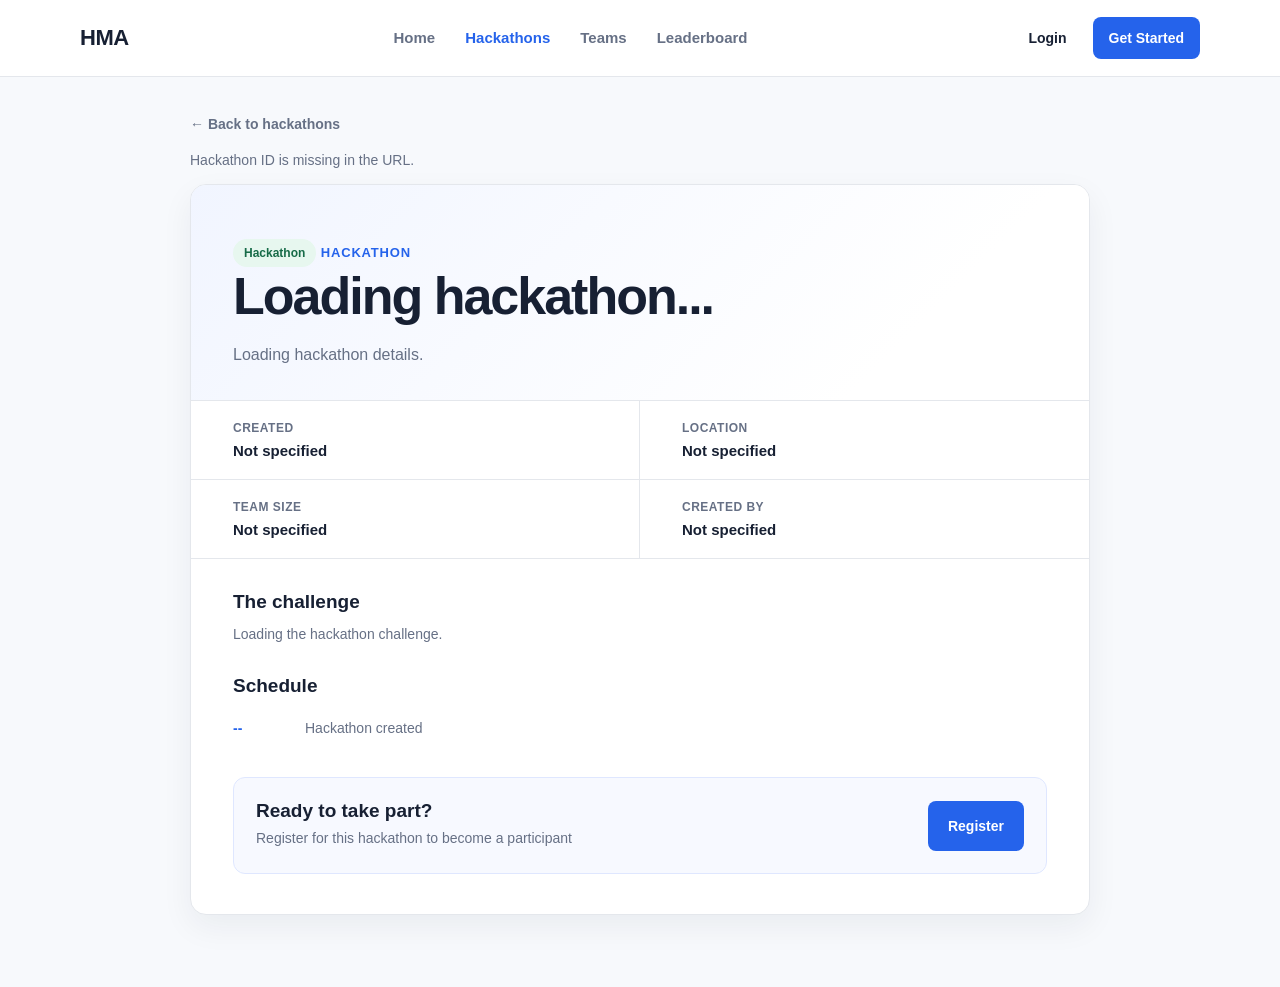
<file: frontend/html/hackathon-details.html>
<!DOCTYPE html>
<html lang="en">
<head>
    <meta charset="UTF-8">
    <meta name="viewport" content="width=device-width, initial-scale=1.0">
    <meta name="description" content="Details for the Build for Good hackathon.">
    <title>Build for Good - Hackathon Details</title>
    <link rel="stylesheet" href="../css/common.css">
    <link rel="stylesheet" href="../css/hackathon-details.css">
</head>
<body class="hackathon-details-page">
    <header class="header">
        <nav class="navbar" aria-label="Main navigation">
            <a class="brand" href="./index.html">HMA</a>
            <ul class="nav-links">
                <li><a href="./index.html">Home</a></li>
                <li><a class="active" href="./hackathon.html">Hackathons</a></li>
                <li><a href="./team.html">Teams</a></li>
                <li><a href="./leaderboard.html">Leaderboard</a></li>
            </ul>
            <div class="nav-buttons">
                <a href="./login.html" class="login-button">Login</a>
                <a href="./register.html" class="register-button">Get Started</a>
            </div>
        </nav>
    </header>

    <main class="details-main">
        <a class="back-link" href="./hackathon.html">← Back to hackathons</a>
        <p class="details-status" id="statusMessage" role="status"></p>

        <section class="details-card" aria-labelledby="hackathonTitle">
            <div class="details-heading">
                <span class="event-badge">Hackathon</span>
                <p class="eyebrow" id="hackathonEyebrow">HACKATHON</p>
                <h1 id="hackathonTitle">Loading hackathon...</h1>
                <p class="description" id="hackathonDescription">
                    Loading hackathon details.
                </p>
            </div>

            <div class="event-facts" aria-label="Event information">
                <div class="fact">
                    <span class="fact-label">Created</span>
                    <strong id="hackathonDates">Not specified</strong>
                </div>
                <div class="fact">
                    <span class="fact-label">Location</span>
                    <strong id="hackathonLocation">Not specified</strong>
                </div>
                <div class="fact">
                    <span class="fact-label">Team size</span>
                    <strong id="hackathonTeamSize">Not specified</strong>
                </div>
                <div class="fact">
                    <span class="fact-label">Created by</span>
                    <strong id="hackathonCreatedBy">Not specified</strong>
                </div>
            </div>

            <div class="details-body">
                <section aria-labelledby="challengeTitle">
                    <h2 id="challengeTitle">The challenge</h2>
                    <p id="hackathonChallenge">Loading the hackathon challenge.</p>
                </section>
                <section aria-labelledby="scheduleTitle">
                    <h2 id="scheduleTitle">Schedule</h2>
                    <ul class="schedule-list" id="hackathonSchedule">
                        <li><time id="hackathonCreatedTime">--</time><span>Hackathon created</span></li>
                    </ul>
                </section>
                <aside class="join-card">
                    <div>
                        <h2>Ready to take part?</h2>
                        <p>Register for this hackathon to become a participant</p>
                    </div>
                    <button id="registerButton" class="primary-button">Register</button>
                    <p id="registrationMessage" class="registration-status" role="status"></p>
                    <a class="primary-button" id="joinTeamBtn" href="./team.html" hidden >Join Team</a>
                </aside>
            </div>
        </section>
    </main>
    <script type="module" src="../js/scripts.js"></script>
</body>
</html>
</file>
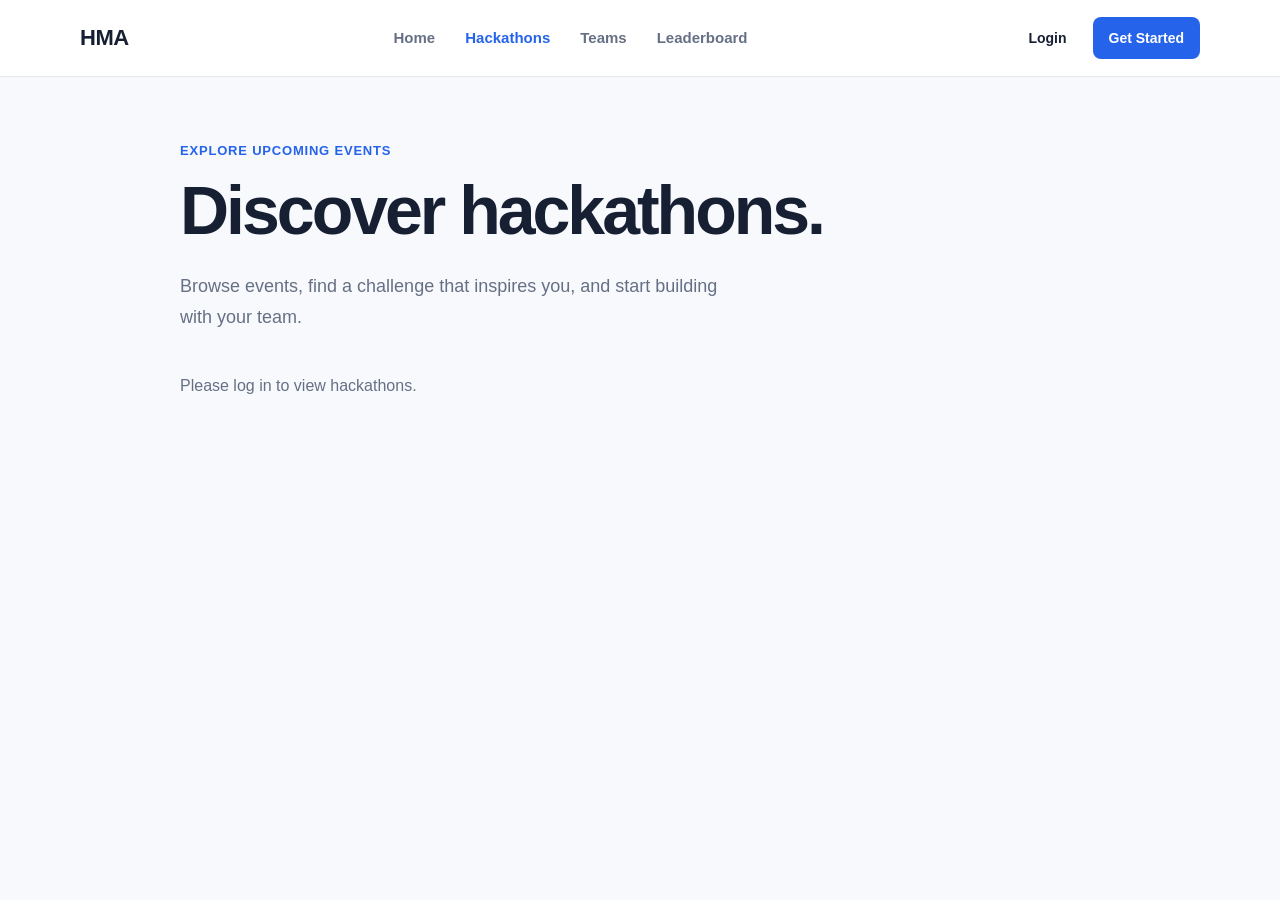
<file: frontend/html/hackathon.html>
<!DOCTYPE html>
<html lang="en">
<head>
    <meta charset="UTF-8">
    <meta name="viewport" content="width=device-width, initial-scale=1.0">
    <meta name="description" content="Browse hackathons and find your next event.">
    <title>HMA - Hackathons</title>
    <link rel="stylesheet" href="../css/common.css">
    <link rel="stylesheet" href="../css/hackathon.css">
</head>
<body class="hackathon-page">
    <header class="header">
        <nav class="navbar" aria-label="Main navigation">
            <a class="brand" href="./index.html">HMA</a>
            <ul class="nav-links">
                <li><a href="./index.html">Home</a></li>
                <li><a class="active" href="./hackathon.html">Hackathons</a></li>
                <li><a href="./team.html">Teams</a></li>
                <li><a href="./leaderboard.html">Leaderboard</a></li>
            </ul>
            <div class="nav-buttons">
                <a href="./login.html" class="login-button">Login</a>
                <a href="./register.html" class="register-button">Get Started</a>
            </div>
        </nav>
    </header>
    <main>
        <section class="hero hackathon-hero" aria-labelledby="hackathonHeading">
            <div class="hero-content">
                <span class="eyebrow">Explore upcoming events</span>
                <h1 id="hackathonHeading">Discover hackathons.</h1>
                <p>Browse events, find a challenge that inspires you, and start building with your team.</p>
            </div>

            <section class="hackathon-listing" aria-label="Hackathon listings">
                <p class="hackathon-status" id="statusMessage"></p>
                <div class="hackathon-list" id="hackathonList"></div>
            </section>
        </section>
    </main>
    <script type="module" src="../js/scripts.js"></script>
</body>
</html>
</file>
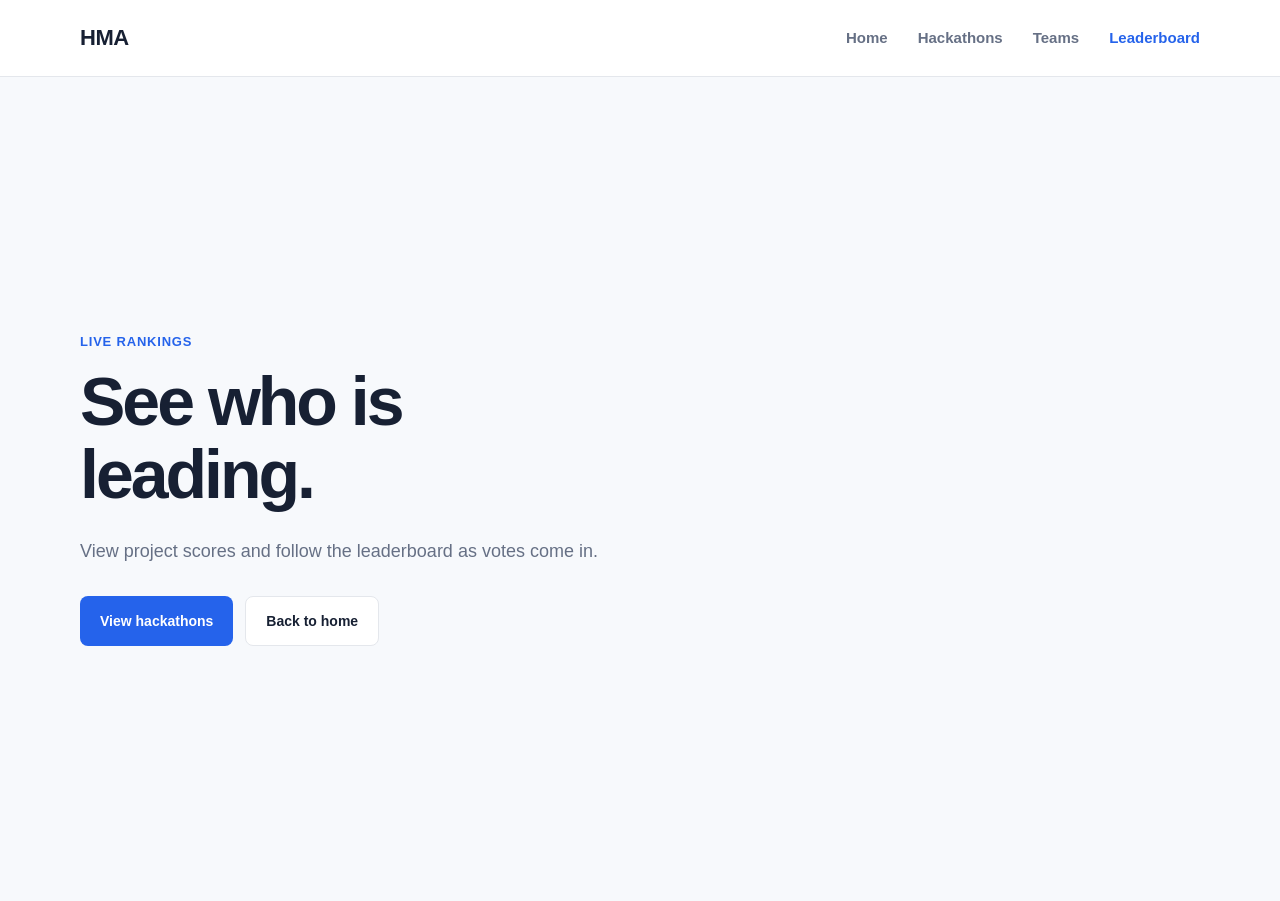
<file: frontend/html/leaderboard.html>
<!DOCTYPE html>
<html lang="en">
<head>
    <meta charset="UTF-8">
    <meta name="viewport" content="width=device-width, initial-scale=1.0">
    <title>Leaderboard - HMA</title>
    <link rel="stylesheet" href="../css/common.css">
    <link rel="stylesheet" href="../css/leaderboard.css">
</head>
<body class="leaderboard-page">
    <header class="header">
        <nav class="navbar" aria-label="Main navigation">
            <a class="brand" href="/">HMA</a>
            <ul class="nav-links">
                <li><a href="./index.html">Home</a></li>
                <li><a href="./hackathon.html">Hackathons</a></li>
                <li><a href="./team.html">Teams</a></li>
                <li><a class="active" href="./leaderboard.html">Leaderboard</a></li>
            </ul>
        </nav>
    </header>
    <main>
        <section class="hero">
            <div class="hero-content">
                <span class="eyebrow">Live rankings</span>
                <h1>See who is leading.</h1>
                <p>View project scores and follow the leaderboard as votes come in.</p>
                <div class="hero-actions">
                    <a href="./hackathon.html" class="primary-button">View hackathons</a>
                    <a href="./index.html" class="secondary-button">Back to home</a>
                </div>
            </div>
        </section>
    </main>
</body>
</html>
</file>
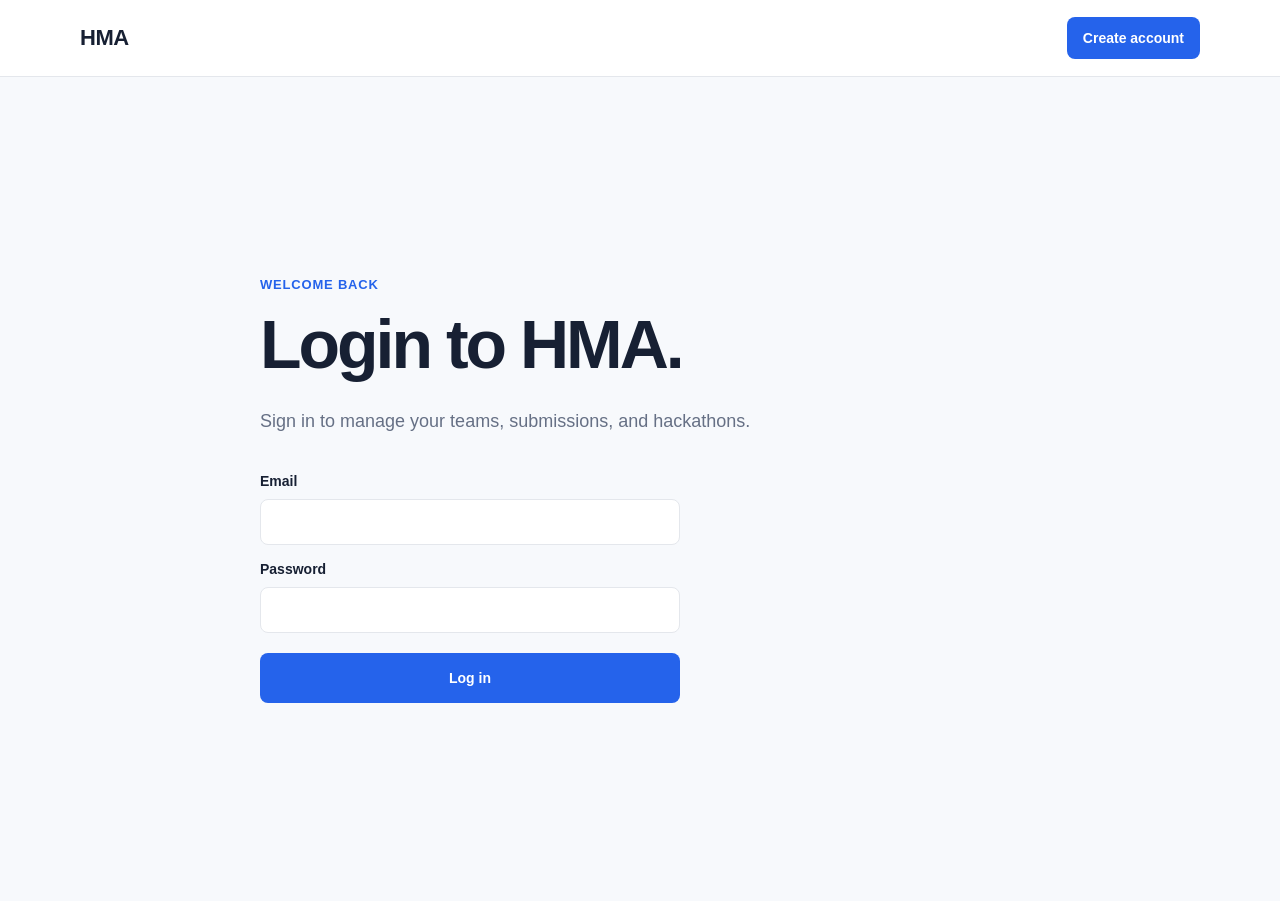
<file: frontend/html/login.html>
<!DOCTYPE html>
<html lang="en">
<head>
    <meta charset="UTF-8">
    <meta name="viewport" content="width=device-width, initial-scale=1.0">
    <title>Login - HMA</title>
    <link rel="stylesheet" href="../css/common.css">
    <link rel="stylesheet" href="../css/login.css">
</head>
<body class="login-page">
    <header class="header">
        <nav class="navbar" aria-label="Main navigation">
            <a class="brand" href="./index.html">HMA</a>
            <div class="nav-buttons">
                <a href="./register.html" class="register-button">Create account</a>
            </div>
        </nav>
    </header>
    <main>
        <section class="hero">
            <div class="hero-content">
                <span class="eyebrow">Welcome back</span>
                <h1>Login to HMA.</h1>
                <p>Sign in to manage your teams, submissions, and hackathons.</p>
                <form id="loginForm" class="login-form">
                    <label for="email">Email</label>
                    <input type="email" id="email" name="username" autocomplete="email" required>

                    <label for="password">Password</label>
                    <input type="password" id="password" name="password" autocomplete="current-password" required>

                    <button type="submit" class="primary-button" id="loginButton">Log in</button>
                </form>
            </div>
        </section>
    </main>
    <script type="module" src="../js/scripts.js"></script>
</body>
</html>
</file>
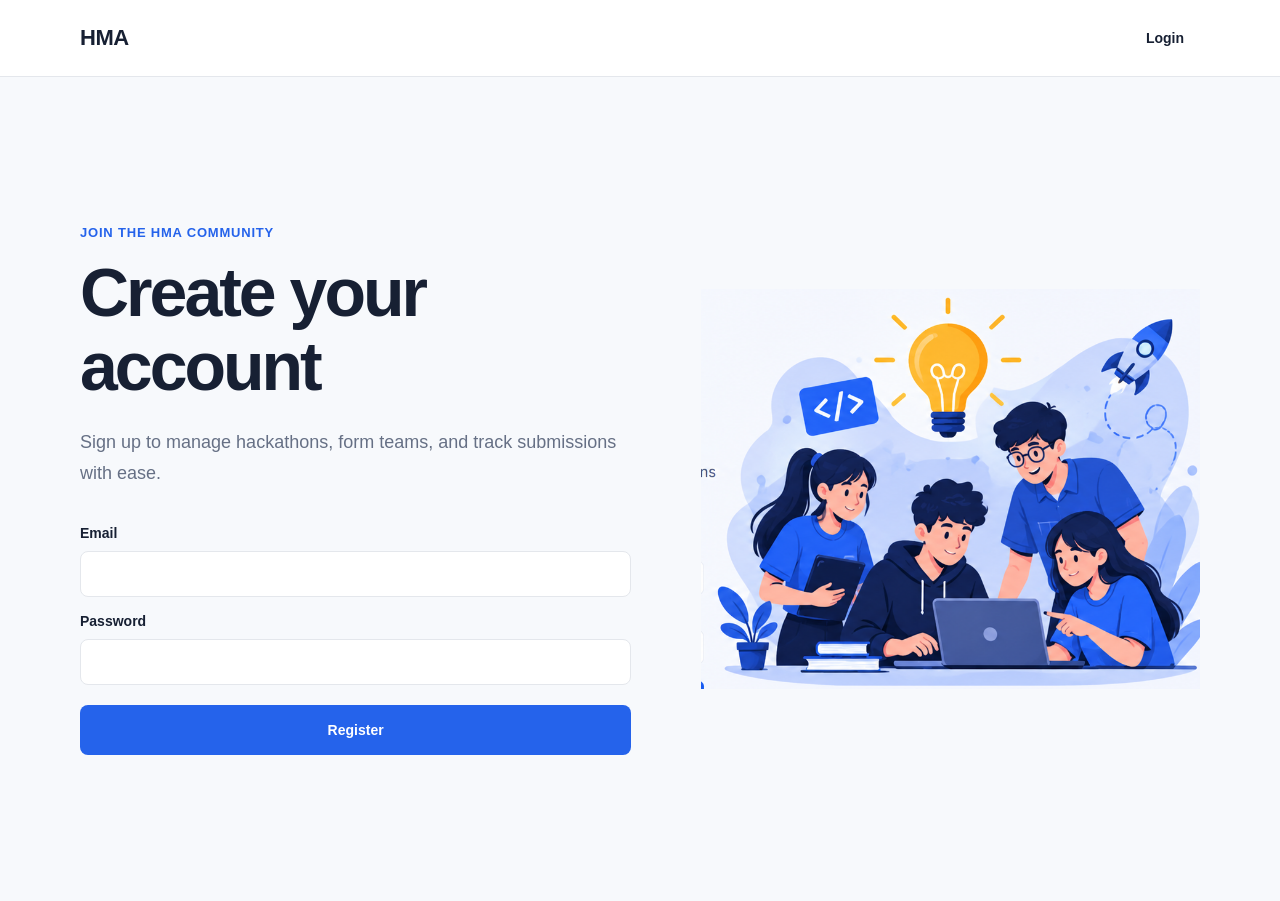
<file: frontend/html/register.html>
<!DOCTYPE html>
<html lang="en">
<head>
    <meta charset="UTF-8">
    <meta name="viewport" content="width=device-width, initial-scale=1.0">
    <title>Register - HMA</title>
    <link rel="stylesheet" href="../css/common.css">
    <link rel="stylesheet" href="../css/register.css">
</head>
<body class="register-page">
    <header class="header">
        <nav class="navbar" aria-label="Main navigation">
            <a class="brand" href="/">HMA</a>
            <div class="nav-buttons">
                <a href="./login.html" class="login-button">Login</a>
            </div>
        </nav>
    </header>
    <main>
        <section class="hero">
            <div class="hero-content">
                <span class="eyebrow">Join the HMA community</span>
                <h1>Create your account</h1>
                <p>Sign up to manage hackathons, form teams, and track submissions with ease.</p>
                <form id="registerForm" class="register-form">
                    <label for="email">Email</label>
                    <input type="email" id="email" name="email" required>

                    <label for="password">Password</label>
                    <input type="password" id="password" name="password" required>

                    <button type="submit" class="primary-button">Register</button>
                </form>
            </div>
            <div class="register-illustration" aria-hidden="true">
                <img src="../assets/hma_hackathon_illustration.png" alt="">
            </div>
        </section>
    </main>
    <script type="module" src="../js/scripts.js"></script>
</body>
</html>
</file>
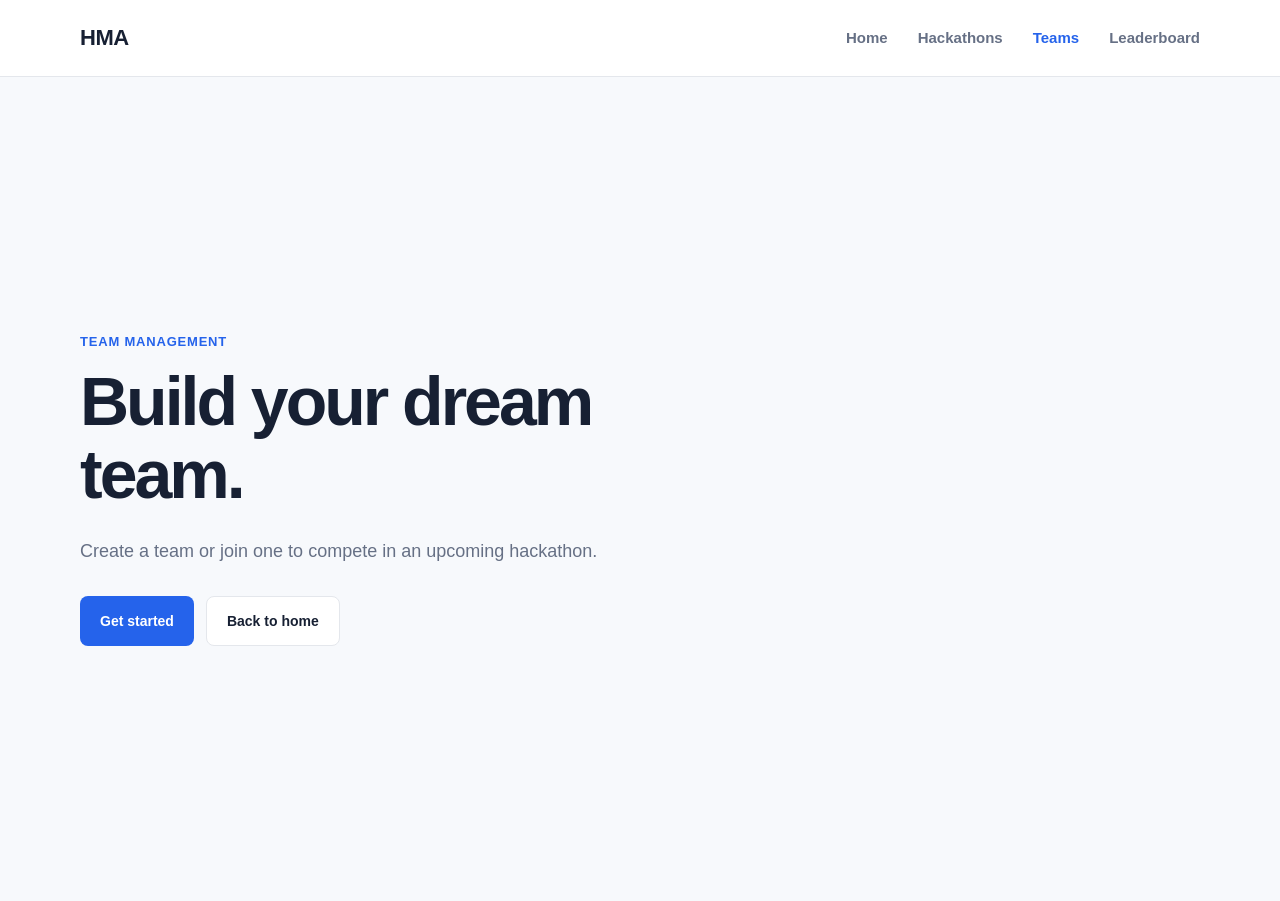
<file: frontend/html/team.html>
<!DOCTYPE html>
<html lang="en">
<head>
    <meta charset="UTF-8">
    <meta name="viewport" content="width=device-width, initial-scale=1.0">
    <title>Teams - HMA</title>
    <link rel="stylesheet" href="../css/common.css">
    <link rel="stylesheet" href="../css/team.css">
</head>
<body class="team-page">
    <header class="header">
        <nav class="navbar" aria-label="Main navigation">
            <a class="brand" href="./index.html">HMA</a>
            <ul class="nav-links">
                <li><a href="./index.html">Home</a></li>
                <li><a href="./hackathon.html">Hackathons</a></li>
                <li><a class="active" href="./team.html">Teams</a></li>
                <li><a href="./leaderboard.html">Leaderboard</a></li>
            </ul>
        </nav>
    </header>
    <main>
        <section class="hero">
            <div class="hero-content">
                <span class="eyebrow">Team management</span>
                <h1>Build your dream team.</h1>
                <p>Create a team or join one to compete in an upcoming hackathon.</p>
                <div class="hero-actions">
                    <a href="./register.html" class="primary-button">Get started</a>
                    <a href="./index.html" class="secondary-button">Back to home</a>
                </div>
            </div>
        </section>
    </main>
</body>
</html>
</file>
<file: frontend/css/common.css>
:root {
    --primary: #2563eb;
    --primary-dark: #1d4ed8;
    --text: #172033;
    --muted: #667085;
    --border: #e4e7ec;
    --background: #f7f9fc;
}

* {
    box-sizing: border-box;
}

body {
    min-height: 100vh;
    margin: 0;
    font-family: Inter, "Segoe UI", Arial, sans-serif;
    color: var(--text);
    background: var(--background);
}

a {
    color: inherit;
    text-decoration: none;
}

.header {
    background: #ffffff;
    border-bottom: 1px solid var(--border);
}

.navbar {
    width: min(1120px, calc(100% - 40px));
    height: 76px;
    margin: 0 auto;
    display: flex;
    align-items: center;
    justify-content: space-between;
}

.brand {
    font-size: 22px;
    font-weight: 800;
    letter-spacing: -0.5px;
}

.nav-links {
    display: flex;
    gap: 30px;
    margin: 0;
    padding: 0;
    list-style: none;
}

.nav-links a {
    position: relative;
    color: var(--muted);
    font-size: 15px;
    font-weight: 600;
}

.nav-links a:hover,
.nav-links .active {
    color: var(--primary);
}

.nav-buttons {
    display: flex;
    align-items: center;
    gap: 10px;
}

.login-button,
.register-button,
.primary-button,
.secondary-button {
    display: inline-flex;
    min-height: 42px;
    align-items: center;
    justify-content: center;
    padding: 0 16px;
    border-radius: 8px;
    font-size: 14px;
    font-weight: 700;
    transition: 150ms ease;
}

.login-button {
    color: var(--text);
}

.login-button:hover {
    background: #f2f4f7;
}

.register-button,
.primary-button {
    color: #ffffff;
    background: var(--primary);
}

.register-button:hover,
.primary-button:hover {
    background: var(--primary-dark);
}

.hero {
    width: min(1120px, calc(100% - 40px));
    min-height: calc(100vh - 76px);
    margin: 0 auto;
    display: grid;
    grid-template-columns: 1.05fr 0.95fr;
    align-items: center;
    gap: 70px;
}

.eyebrow {
    display: inline-block;
    margin-bottom: 16px;
    color: var(--primary);
    font-size: 13px;
    font-weight: 800;
    letter-spacing: 0.8px;
    text-transform: uppercase;
}

.hero h1 {
    max-width: 650px;
    margin: 0;
    font-size: clamp(44px, 6vw, 68px);
    line-height: 1.08;
    letter-spacing: -3px;
}

.hero-content p {
    max-width: 570px;
    margin: 24px 0 30px;
    color: var(--muted);
    font-size: 18px;
    line-height: 1.7;
}

.hero-actions {
    display: flex;
    gap: 12px;
}

.primary-button,
.secondary-button {
    min-height: 50px;
    padding: 0 20px;
}

.secondary-button {
    color: var(--text);
    background: #ffffff;
    border: 1px solid var(--border);
}

.secondary-button:hover {
    border-color: #b8bec8;
    background: #fbfcfd;
}

@media (max-width: 850px) {
    .nav-links {
        display: none;
    }

    .hero {
        grid-template-columns: 1fr;
        gap: 45px;
        padding: 60px 0;
    }

    .hero h1 {
        letter-spacing: -2px;
    }
}

@media (max-width: 520px) {
    .navbar,
    .hero {
        width: calc(100% - 32px);
    }

    .header,
    .navbar {
        height: 68px;
    }

    .login-button {
        display: none;
    }

    .register-button {
        min-height: 38px;
        padding: 0 12px;
    }

    .hero {
        min-height: calc(100vh - 68px);
        padding: 42px 0;
    }

    .hero h1 {
        font-size: 43px;
    }

    .hero-content p {
        font-size: 16px;
    }

    .hero-actions {
        flex-direction: column;
    }

    .primary-button,
    .secondary-button {
        width: 100%;
    }
}
.hackathon-list{
    cursor: pointer;
}
</file>
<file: frontend/css/hackathon-details.css>
.hackathon-details-page {
    background: var(--background);
}

.details-main {
    width: min(900px, calc(100% - 40px));
    margin: 0 auto;
    padding: 38px 0 72px;
}

.back-link {
    display: inline-block;
    margin-bottom: 20px;
    color: var(--muted);
    font-size: 14px;
    font-weight: 600;
}

.back-link:hover {
    color: var(--primary);
}

.details-status {
    min-height: 20px;
    margin: 0 0 12px;
    color: var(--muted);
    font-size: 14px;
}

.details-status:empty {
    display: none;
}

.details-card {
    overflow: hidden;
    border: 1px solid var(--border);
    border-radius: 16px;
    background: #ffffff;
    box-shadow: 0 12px 32px rgba(23, 32, 51, 0.06);
}

.details-heading {
    padding: 38px 42px 32px;
    background: linear-gradient(135deg, #f1f5ff, #ffffff 78%);
}

.event-badge {
    display: inline-block;
    padding: 7px 11px;
    border-radius: 999px;
    color: #176b48;
    background: #e7f7ef;
    font-size: 12px;
    font-weight: 700;
}

.details-heading .eyebrow {
    margin: 22px 0 8px;
}

.details-heading h1 {
    margin: 0;
    font-size: clamp(36px, 6vw, 52px);
    line-height: 1.1;
    letter-spacing: -2px;
    overflow-wrap: anywhere;
}

.description {
    max-width: 680px;
    margin: 16px 0 0;
    color: var(--muted);
    font-size: 16px;
    line-height: 1.7;
    overflow-wrap: anywhere;
}

.event-facts {
    display: grid;
    grid-template-columns: repeat(2, minmax(0, 1fr));
    border-top: 1px solid var(--border);
    border-bottom: 1px solid var(--border);
}

.fact {
    display: grid;
    gap: 7px;
    padding: 20px 42px;
}

.fact:nth-child(odd) {
    border-right: 1px solid var(--border);
}

.fact:nth-child(n + 3) {
    border-top: 1px solid var(--border);
}

.fact-label {
    color: var(--muted);
    font-size: 12px;
    font-weight: 600;
    text-transform: uppercase;
    letter-spacing: 0.5px;
}

.fact strong {
    min-width: 0;
    font-size: 15px;
    overflow-wrap: anywhere;
}

.details-body {
    display: grid;
    gap: 28px;
    padding: 32px 42px 40px;
}

.details-body h2 {
    margin: 0 0 10px;
    font-size: 19px;
}

.details-body section > p,
.join-card p {
    margin: 0;
    color: var(--muted);
    font-size: 14px;
    line-height: 1.7;
}

.schedule-list {
    display: grid;
    gap: 0;
    margin: 0;
    padding: 0;
    list-style: none;
}

.schedule-list li {
    display: flex;
    gap: 18px;
    padding: 13px 0;
    border-bottom: 1px solid #f0f1f4;
    color: var(--muted);
    font-size: 14px;
}

.schedule-list li:last-child {
    border-bottom: 0;
}

.schedule-list time {
    min-width: 54px;
    color: var(--primary);
    font-weight: 700;
}

.join-card {
    display: flex;
    align-items: center;
    justify-content: space-between;
    flex-wrap: wrap;
    gap: 16px 20px;
    padding: 22px;
    border: 1px solid #dfe7ff;
    border-radius: 12px;
    background: #f7f9ff;
}

.join-card > div {
    flex: 1 1 240px;
}

.join-card h2 {
    margin-bottom: 5px;
}

.join-card .primary-button {
    flex-shrink: 0;
    border: 0;
    cursor: pointer;
    font-family: inherit;
    line-height: 1;
    -webkit-appearance: none;
    appearance: none;
}

.join-card .primary-button[hidden] {
    display: none;
}

.registration-status {
    width: 100%;
    color: var(--muted);
    font-size: 13px;
}

.registration-status:empty {
    display: none;
}

@media (max-width: 600px) {
    .details-main {
        width: calc(100% - 32px);
        padding: 26px 0 48px;
    }

    .details-heading {
        padding: 28px 22px 24px;
    }

    .event-facts {
        grid-template-columns: 1fr;
    }

    .fact,
    .fact:nth-child(odd),
    .fact:nth-child(n + 3) {
        padding: 15px 22px;
        border-top: 1px solid var(--border);
        border-right: 0;
    }

    .fact:first-child {
        border-top: 0;
    }

    .details-body {
        padding: 25px 22px 28px;
    }

    .join-card {
        align-items: stretch;
        flex-direction: column;
    }
}
</file>
<file: frontend/css/hackathon.css>
.hackathon-page .hackathon-hero {
    display: block;
    width: min(920px, calc(100% - 40px));
    min-height: auto;
    padding: 64px 0 80px;
}

.hackathon-page .hero-content {
    max-width: 760px;
}

.hackathon-page .hero-content p {
    margin-bottom: 0;
}

.hackathon-listing {
    margin-top: 40px;
}

.hackathon-status {
    margin: 0 0 18px;
    color: var(--muted);
    line-height: 1.6;
}

.hackathon-page .login-prompt[hidden] {
    display: none;
}

.hackathon-list {
    display: grid;
    gap: 16px;
}

.hackathon-card {
    padding: 24px 28px;
    border: 1px solid var(--border);
    border-radius: 14px;
    background: #ffffff;
    box-shadow: 0 10px 28px rgba(23, 32, 51, 0.05);
}

.hackathon-card-header {
    display: flex;
    align-items: flex-start;
    justify-content: space-between;
    gap: 24px;
}

.hackathon-card h2 {
    margin: 0 0 10px;
    font-size: 22px;
    line-height: 1.3;
}

.hackathon-card p {
    margin: 0;
    color: var(--muted);
    line-height: 1.65;
    overflow-wrap: anywhere;
}

.hackathon-card-id {
    flex-shrink: 0;
    color: var(--primary);
    font-size: 12px;
    font-weight: 800;
    letter-spacing: 0.5px;
    text-transform: uppercase;
}

.hackathon-card-meta {
    display: flex;
    flex-wrap: wrap;
    gap: 8px 20px;
    margin-top: 20px;
    padding-top: 16px;
    border-top: 1px solid var(--border);
    color: var(--muted);
    font-size: 13px;
}

@media (max-width: 520px) {
    .hackathon-page .hackathon-hero {
        width: calc(100% - 32px);
        padding: 42px 0 56px;
    }

    .hackathon-card {
        padding: 20px;
    }

    .hackathon-card-header {
        flex-direction: column;
        gap: 8px;
    }
}
</file>
<file: frontend/css/leaderboard.css>
.leaderboard-page .hero {
    max-width: 1120px;
}

.leaderboard-page .hero-content {
    max-width: 620px;
}
</file>
<file: frontend/css/login.css>
.login-page .hero {
    grid-template-columns: 1fr;
    max-width: 760px;
}

.login-page .hero-content {
    max-width: 620px;
}

.login-form {
    display: grid;
    gap: 10px;
    max-width: 420px;
}

.login-form label {
    margin-top: 6px;
    font-size: 14px;
    font-weight: 700;
}

.login-form input {
    width: 100%;
    height: 46px;
    padding: 0 14px;
    border: 1px solid var(--border);
    border-radius: 8px;
    background: #ffffff;
    color: var(--text);
    font: inherit;
}

.login-form input:focus {
    outline: 2px solid rgba(37, 99, 235, 0.18);
    border-color: var(--primary);
}

.login-form .primary-button {
    width: 100%;
    margin-top: 10px;
    border: 0;
    cursor: pointer;
}
</file>
<file: frontend/css/register.css>
.register-page .hero {
    grid-template-columns: 1.05fr 0.95fr;
}

.register-page .hero-content {
    max-width: 600px;
}

.register-illustration {
    display: flex;
    align-items: center;
    justify-content: center;
}

.register-form {
    display: grid;
    gap: 10px;
}

.register-form label {
    margin-top: 6px;
    font-size: 14px;
    font-weight: 700;
}

.register-form input {
    width: 100%;
    height: 46px;
    padding: 0 14px;
    border: 1px solid var(--border);
    border-radius: 8px;
    background: #ffffff;
    color: var(--text);
    font: inherit;
}

.register-form input:focus {
    outline: 2px solid rgba(37, 99, 235, 0.18);
    border-color: var(--primary);
}

.register-form .primary-button {
    width: 100%;
    margin-top: 10px;
    border: 0;
    cursor: pointer;
}

.register-illustration img {
    width: 100%;
    max-width: 650px;
    height: auto;
    object-fit: contain;
}

@media (max-width: 850px) {
    .register-page .hero {
        grid-template-columns: 1fr;
        gap: 35px;
    }

    .register-page .hero-content {
        max-width: 620px;
    }

    .register-illustration img {
        max-width: 520px;
    }
}
</file>
<file: frontend/css/team.css>
.team-page .hero {
    max-width: 1120px;
}

.team-page .hero-content {
    max-width: 620px;
}
</file>
